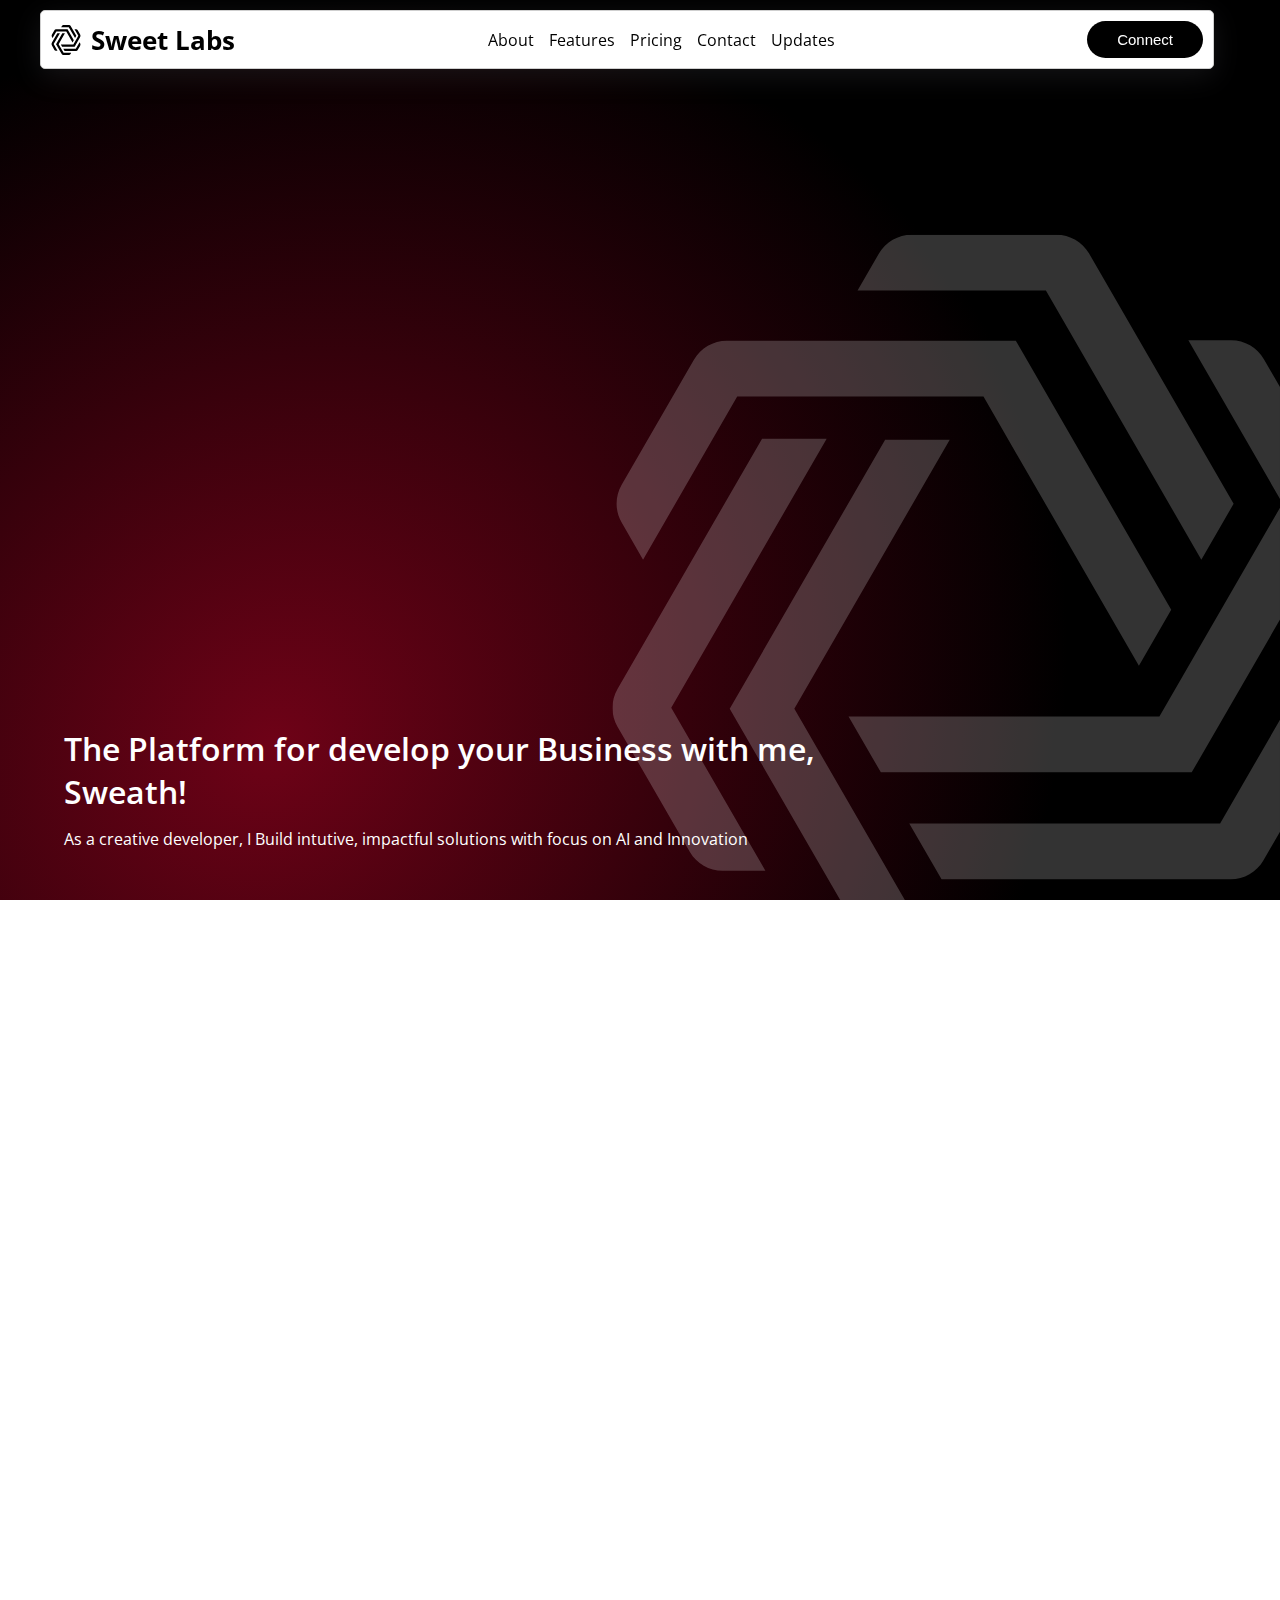
<file: Design/Index.html>
<!DOCTYPE html>
<html lang="en">
  <head>
    <meta charset="UTF-8" />
    <meta name="viewport" content="width=device-width, initial-scale=1.0" />
    <title>Project Black</title>
    <link rel="stylesheet" href="./style.css" />
  </head>

  <body style="background-color: black">

    <nav
      style="
        display: flex;
        align-items: center;
        justify-content: space-between;
        margin: 10px 40px;
        padding: 10px;
        background-color: white;
        border-radius: 5px;
        position: fixed;
        width: 90%;
      "
    >
      <div
        class="stack-h"
        style="display: flex; align-items: center; gap: 10px"
      >
        <img src="./Resources/logo.svg" style="height: 30px; width: 30px" />
        <h3 style="/* padding: 0px; */ margin: 0px; font-size: 26px">
          Sweet Labs
        </h3>
      </div>

      <div class="stack-h" style="display: flex; gap: 15px">
        <a href="#">About</a>
        <a href="#">Features</a>
        <a href="#">Pricing</a>
        <a href="#">Contact</a>
        <a href="#">Updates</a>
      </div>

      <button
        style="
          border: none;
          background-color: black;
          padding: 10px 30px;
          border-radius: 30px;
        "
      >
        <span style="color: white; font-size: 15px">Connect</span>
      </button>
    </nav>

    <section
      style="
        background: url('./Resources/bgOne.svg');
        height: 100vh;
        background-size: cover;
      "
    >
      <div
        style="
          display: flex;
          align-items: start;
          flex-direction: column;
          position: absolute;
          bottom: 50px;
          width: 60%;
          gap: 15px;
        "
      >
        <p style="color: white;margin: 0px;font-size: 2rem;font-weight: 600;">
          The Platform for develop your Business with me, Sweath!
        </p>
        <p style="color: white; margin: 0px; font-size: 1rem;">
          As a creative developer, I Build intutive, impactful solutions with
          focus on AI and Innovation
        </p>
      </div>
    </section>

    <section style="height: 100vh; background-color: white">

    </section>

  </body>
</html>
</file>
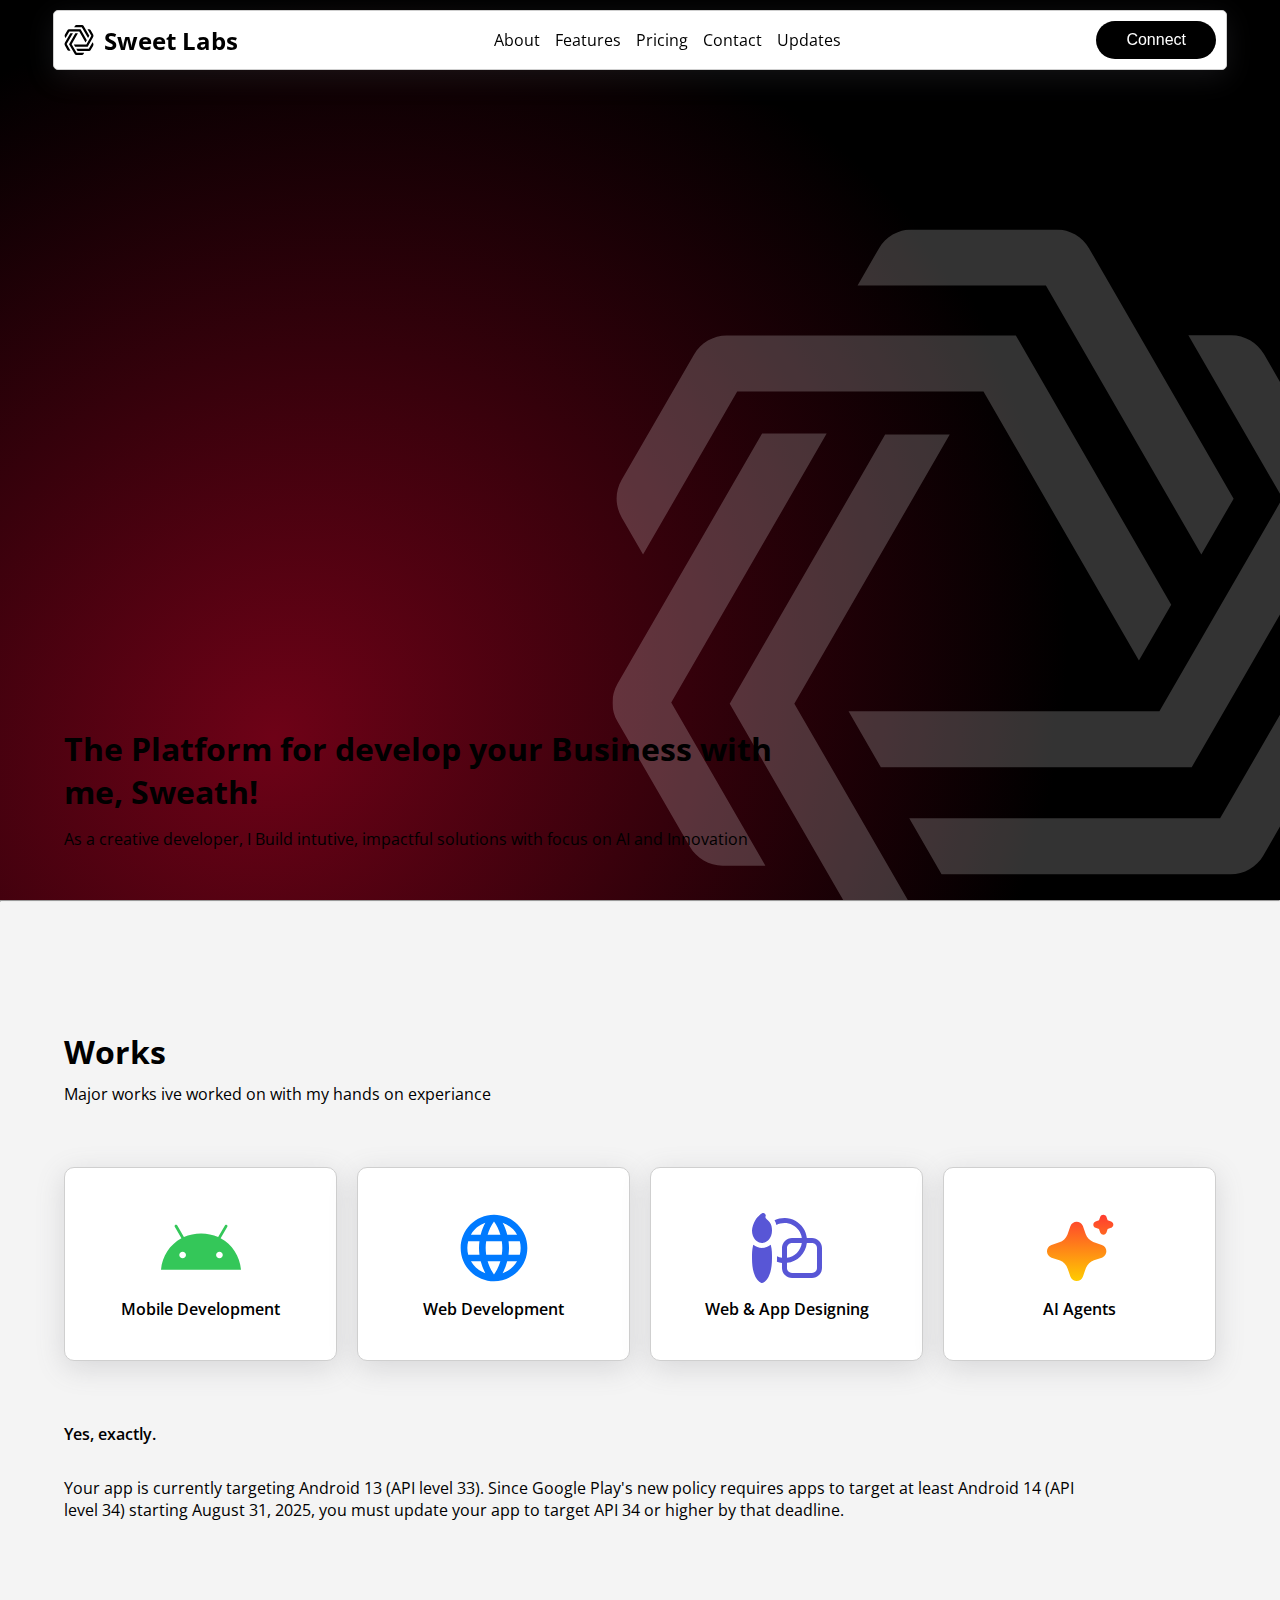
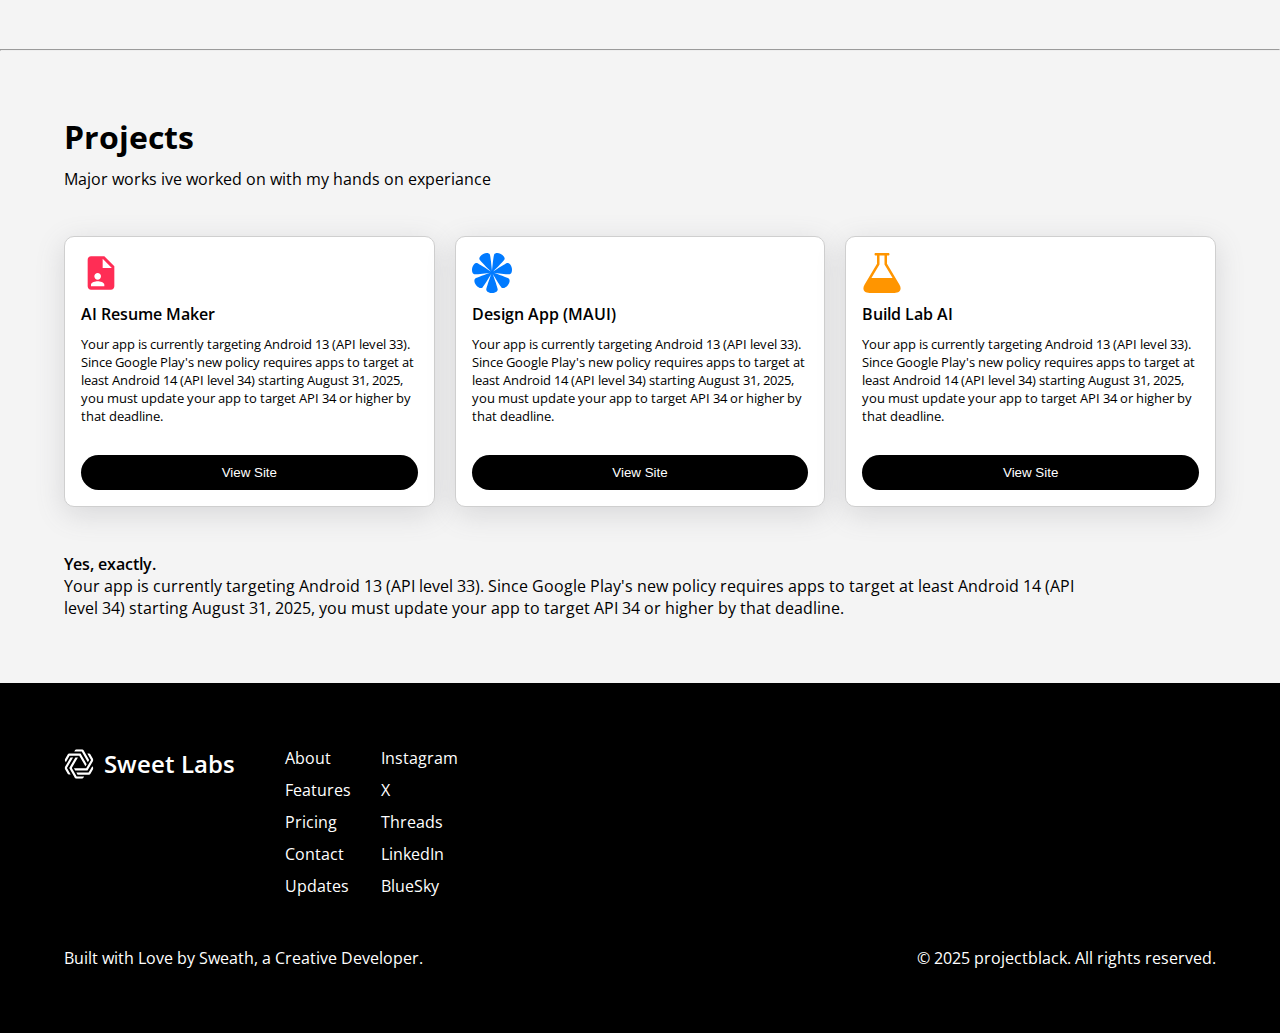
<file: Design/index.html>
<!DOCTYPE html>
<html lang="en">
  <head>
    <meta charset="UTF-8" />
    <meta name="theme-color" content="#000000">
    <meta name="viewport" content="width=device-width, initial-scale=1.0" />
    <title>Project Black</title>
    <link rel="icon" href="Resources/logoTab.ico" type="image/x-icon">
    <link rel="stylesheet" href="./style.css" />
  </head>

  <body style="background-color: #f4f4f4">
    <nav
      style="
        display: flex;
        align-items: center;
        flex-wrap: wrap;
        justify-content: space-between;
        padding: 10px;
        background-color: white;
        border-radius: 5px;
        position: fixed;
        width: 90%;
        top: 10px;
        inset-inline: 0;
        margin-inline: auto;
      "
    >
      <div
        class="stack-h"
        style="display: flex; align-items: center; gap: 10px"
      >
        <img src="./Resources/logo.svg" style="height: 30px; width: 30px" />
        <h3 style="/* padding: 0px; */ margin: 0px; font-size: 1.5rem">
          Sweet Labs
        </h3>
      </div>

      <div id="navItems" class="stack-h" style="display: flex; gap: 15px">
        <a href="#">About</a>
        <a href="#">Features</a>
        <a href="#">Pricing</a>
        <a href="#">Contact</a>
        <a href="#">Updates</a>
      </div>

      <button
        class="NavButton"
        style="
          border: none;
          background-color: black;
          padding: 10px 30px;
          border-radius: 30px;
        "
        onclick="menuOpen()"
      >
        <span style="color: white; font-size: 1rem; font-weight: 500"
          >Connect</span
        >
        <img style="display: none" src="./Resources/menu.svg" alt="" />
      </button>

      <div
        id="mobileNav"
        class="open"
        style="display: block; width: 100%;"
      >
        <div
          class="stack-h"
          style="
            display: flex;
            flex-direction: column;
            gap: 15px;
            align-items: center;
            margin: 20px auto
          "
        >
          <a href="#">About</a>
          <a href="#">Features</a>
          <a href="#">Pricing</a>
          <a href="#">Contact</a>
          <a href="#">Updates</a>
        </div>
      </div>
    </nav>

    <section id="overlay"></section>

    <section
      style="
        background: url('./Resources/bgOne.svg');
        height: 100vh;
        background-size: cover;
        background-position: right;
      "
    >
      <div
        id="heroDiv"
        style="
          display: flex;
          align-items: start;
          flex-direction: column;
          position: absolute;
          bottom: 50px;
          width: 60%;
          gap: 15px;
        "
      >
        <p style="color: black; margin: 0px; font-size: 2rem; font-weight: 700">
          The Platform for develop your Business with me, Sweath!
        </p>
        <p style="color: black; margin: 0px; font-size: 1rem">
          As a creative developer, I Build intutive, impactful solutions with
          focus on AI and Innovation
        </p>
      </div>
    </section>
<hr>
    <section
      style="
        height: fit-content;
        padding-top: 10%;
        padding-bottom: 10%;
        background-color: #f4f4f4;
        display: flex;
        flex-direction: column;
        align-items: start;
        justify-content: center;
        width: 90%;
        gap: 2rem;
      "
    >
      <div
        style="
          display: flex;
          flex-direction: column;
          align-items: start;
          justify-content: center;
          width: 100%;
          gap: 10px;
        "
      >
        <p style="font-size: 2rem; font-weight: 700">Works</p>
        <p style="font-size: 1rem">
          Major works ive worked on with my hands on experiance
        </p>
      </div>
      <div
        style="
          margin: 30px 0;
          display: grid;
          width: 100%;
          grid-template-columns: repeat(auto-fit, minmax(150px, 1fr));
          gap: 20px;
        "
      >
        <div
          class="shadow"
          style="
            display: flex;
            flex-direction: column;
            align-items: center;
            gap: 10px;
            background-color: #ffffff;
            padding: 40px;
            border-radius: 10px;
          "
        >
          <img
            src="./Resources/android.svg"
            alt=""
            style="width: 50%; max-width: 80px; height: auto"
          />
          <p style="font-size: 1rem; text-align: center; font-weight: 600">
            Mobile Development
          </p>
        </div>
        <div
          class="shadow"
          style="
            display: flex;
            flex-direction: column;
            align-items: center;
            gap: 10px;
            background-color: #ffffff;
            padding: 40px;
            border-radius: 10px;
          "
        >
          <img
            src="./Resources/website.svg"
            alt=""
            style="width: 50%; max-width: 80px; height: auto"
          />
          <p style="font-size: 1rem; text-align: center; font-weight: 600">
            Web Development
          </p>
        </div>
        <div
          class="shadow"
          style="
            display: flex;
            flex-direction: column;
            align-items: center;
            gap: 10px;
            background-color: #ffffff;
            padding: 40px;
            border-radius: 10px;
          "
        >
          <img
            src="./Resources/design.svg"
            alt=""
            style="width: 50%; max-width: 80px; height: auto"
          />
          <p style="font-size: 1rem; text-align: center; font-weight: 600">
            Web &amp; App Designing
          </p>
        </div>
        <div
          class="shadow"
          style="
            display: flex;
            flex-direction: column;
            align-items: center;
            gap: 10px;
            background-color: #ffffff;
            padding: 40px;
            border-radius: 10px;
          "
        >
          <img
            src="./Resources/ai.svg"
            alt=""
            style="width: 50%; max-width: 80px; height: auto"
          />
          <p style="font-size: 1rem; text-align: center; font-weight: 600">
            AI Agents
          </p>
        </div>
      </div>
      <p style="font-size: 1rem; font-weight: 600">Yes, exactly.</p>
      <p style="font-size: 1rem; width: 90%">
        Your app is currently targeting Android 13 (API level 33). Since Google
        Play's new policy requires apps to target at least Android 14 (API level
        34) starting August 31, 2025, you must update your app to target API 34
        or higher by that deadline.
      </p>
    </section>

<hr>

    <section
      style="
        height: fit-content;
        padding-top: 5%;
        padding-bottom: 5%;
        background-color: #f4f4f4;
        display: flex;
        flex-direction: column;
        align-items: start;
        justify-content: center;
        width: 90%;
        gap: 1rem;
      "
    >
      <div
        style="
          display: flex;
          flex-direction: column;
          align-items: start;
          justify-content: center;
          width: 100%;
          gap: 10px;
        "
      >
        <p style="font-size: 2rem; font-weight: 700">Projects</p>
        <p style="font-size: 1rem">
          Major works ive worked on with my hands on experiance
        </p>
      </div>
      <div
      class="projects-grid"
        style="
          margin: 30px 0;
          display: grid;
          width: 100%;
          grid-template-columns: repeat(auto-fit, minmax(350px, 1fr));
          gap: 20px;
        "
      >
        <div
          class="shadow"
          style="
            display: flex;
            flex-direction: column;
            align-items: start;
            gap: 10px;
            background-color: #ffffff;
            padding: 1rem;
            border-radius: 10px;
          "
        >
          <img
            src="./Resources/resumePrj.svg"
            alt=""
            style="width: 50%; max-width: 40px; height: auto"
          />
          <p style="font-size: 1rem; text-align: left; font-weight: 600">
            AI Resume Maker
          </p>
          <p style="font-size: 0.8rem">
            Your app is currently targeting Android 13 (API level 33). Since
            Google Play's new policy requires apps to target at least Android 14
            (API level 34) starting August 31, 2025, you must update your app to
            target API 34 or higher by that deadline.
          </p>
          <button
            style="
              background-color: black;
              border: none;
              border-radius: 30px;
              color: white;
              width: 100%;
              text-align: center;
              padding: 10px;
              margin-top: 20px;
            "
          >
            View Site
          </button>
        </div>
        <div
          class="shadow"
          style="
            display: flex;
            flex-direction: column;
            align-items: start;
            gap: 10px;
            background-color: #ffffff;
            padding: 1rem;
            border-radius: 10px;
          "
        >
          <img
            src="./Resources/designPrj.svg"
            alt=""
            style="width: 50%; max-width: 40px; height: auto"
          />
          <p style="font-size: 1rem; text-align: left; font-weight: 600">
            Design App (MAUI)
          </p>
          <p style="font-size: 0.8rem">
            Your app is currently targeting Android 13 (API level 33). Since
            Google Play's new policy requires apps to target at least Android 14
            (API level 34) starting August 31, 2025, you must update your app to
            target API 34 or higher by that deadline.
          </p>
          <button
            style="
              background-color: black;
              border: none;
              border-radius: 30px;
              color: white;
              width: 100%;
              text-align: center;
              padding: 10px;
              margin-top: 20px;
            "
          >
            View Site
          </button>
        </div>
        <div
          class="shadow"
          style="
            display: flex;
            flex-direction: column;
            align-items: start;
            gap: 10px;
            background-color: #ffffff;
            padding: 1rem;
            border-radius: 10px;
          "
        >
          <img
            src="./Resources/buildlabPrj.svg"
            alt=""
            style="width: 50%; max-width: 40px; height: auto"
          />
          <p style="font-size: 1rem; text-align: left; font-weight: 600">
            Build Lab AI
          </p>
          <p style="font-size: 0.8rem">
            Your app is currently targeting Android 13 (API level 33). Since
            Google Play's new policy requires apps to target at least Android 14
            (API level 34) starting August 31, 2025, you must update your app to
            target API 34 or higher by that deadline.
          </p>
          <button
            style="
              background-color: black;
              border: none;
              border-radius: 30px;
              color: white;
              width: 100%;
              text-align: center;
              padding: 10px;
              margin-top: 20px;
            "
          >
            View Site
          </button>
        </div>
      </div>
      <div>
        <p style="font-size: 1rem; font-weight: 600">Yes, exactly.</p>
        <p style="font-size: 1rem; width: 90%">
          Your app is currently targeting Android 13 (API level 33). Since
          Google Play's new policy requires apps to target at least Android 14
          (API level 34) starting August 31, 2025, you must update your app to
          target API 34 or higher by that deadline.
        </p>
      </div>
    </section>

    <footer style="background-color: black; padding: 5% 5%">
      <div style="display: flex; flex-direction: column; gap: 50px">
        <div
          class="footerResp"
          style="display: flex; align-items: start; gap: 50px"
        >
          <div style="display: flex; gap: 10px; align-items: center">
            <img
              src="./Resources/logoWhite.svg"
              style="color: white; height: 30px; width: 30px"
            />
            <h3
              style="
                color: white;
                margin: 0px;
                font-size: 1.5rem;
                font-weight: 600;
              "
            >
              Sweet Labs
            </h3>
          </div>
          <div style="display: flex; gap: 30px">
            <div style="display: flex; flex-direction: column; gap: 10px">
              <a href="#">About</a>
              <a href="#">Features</a>
              <a href="#">Pricing</a>
              <a href="#">Contact</a>
              <a href="#">Updates</a>
            </div>
            <div style="display: flex; flex-direction: column; gap: 10px">
              <a href="#">Instagram</a>
              <a href="#">X</a>
              <a href="#">Threads</a>
              <a href="#">LinkedIn</a>
              <a href="#">BlueSky</a>
            </div>
          </div>
        </div>
        <div
          class="footerResp"
          style="
            display: flex;
            align-items: center;
            justify-content: space-between;
          "
        >
          <p style="font-size: 1rem; color: white">
            Built with Love by Sweath, a Creative Developer.
          </p>
          <p style="font-size: 1rem; color: white">
            © 2025 projectblack. All rights reserved.
          </p>
        </div>
      </div>
    </footer>

    <script>
      document.addEventListener("click", function (event) {
        const nav = document.querySelector("nav");
        const menu = document.getElementById("mobileNav");
        const overlay = document.getElementById("overlay");
        const isMenuOpen = menu.style.visibility === "visible";
        if (!nav.contains(event.target) && isMenuOpen) {
          menu.style.visibility = "hidden";
          menuid.style.maxHeight = "0";
          menuid.style.height = "0";
          overlay.style.visibility = "hidden";
        }
      });

      function menuOpen() {
        var menuid = document.getElementById("mobileNav"); // No #
        if (menuid.style.visibility === "visible") {
          menuid.style.visibility = "hidden";
          menuid.style.maxHeight = "0";
          menuid.style.height = "0";
          overlay.style.visibility = "hidden";
        } else {
          menuid.style.visibility = "visible";
          menuid.style.height = "auto";
          menuid.style.maxHeight = "500px";
          overlay.style.visibility = "visible";
        }
      }
    </script>
  </body>
</html>
</file>
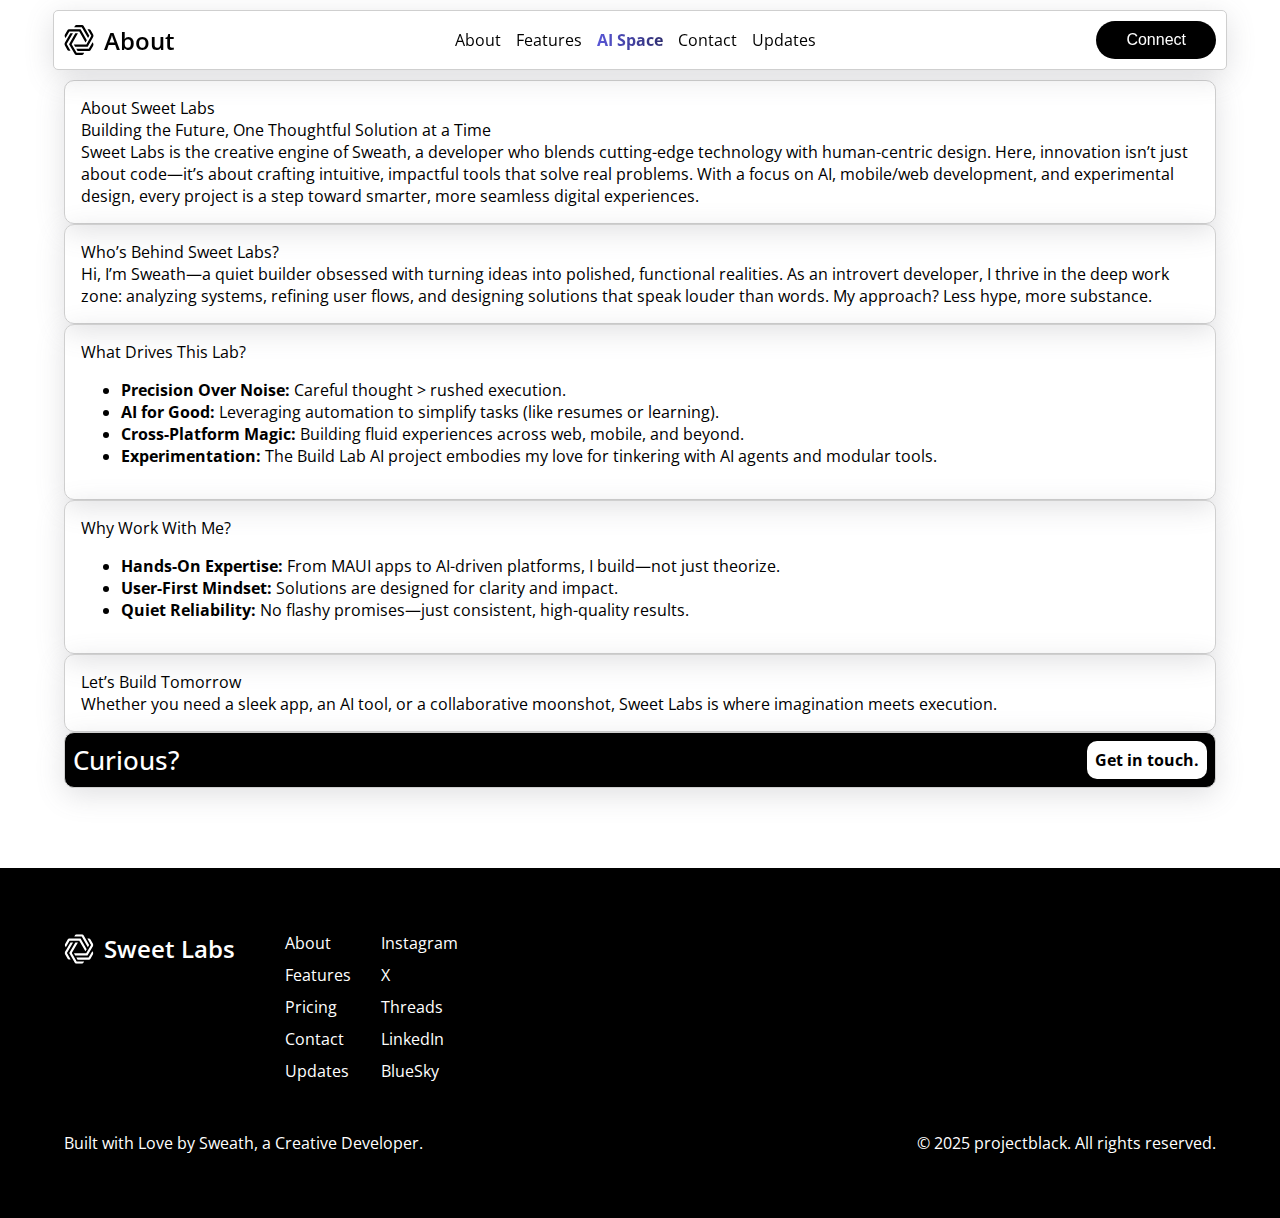
<file: Design/about.html>
<!DOCTYPE html>
<html lang="en">
  <head>
    <meta charset="UTF-8" />
    <meta name="viewport" content="width=device-width, initial-scale=1.0" />
    <title>About</title>
    <link rel="stylesheet" href="./style.css" />
    <link rel="icon" href="Resources/logoTab.ico" type="image/x-icon" />
  </head>
  <body>
    <nav
      style="
        display: flex;
        align-items: center;
        flex-wrap: wrap;
        justify-content: space-between;
        padding: 10px;
        background-color: white;
        border-radius: 5px;
        position: fixed;
        width: 90%;
        top: 10px;
        inset-inline: 0;
        margin-inline: auto;
      "
    >
      <div
        class="stack-h"
        style="display: flex; align-items: center; gap: 10px"
      >
        <img src="./Resources/logo.svg" style="height: 30px; width: 30px" />
        <a
          style="margin: 0px; font-size: 1.5rem; font-weight: 600"
          href="./index.html"
        >
          About
        </a>
      </div>

      <div id="navItems" class="stack-h" style="display: flex; gap: 15px">
        <a href="./about.html">About</a>
        <a href="#">Features</a>
        <a
          id="aiToggleBtn"
          style="
            background: linear-gradient(90deg, #5856d6, #2e2d70);
            -webkit-background-clip: text;
            -webkit-text-fill-color: transparent;
            font-weight: 700;
          "
          href="#"
          >AI Space</a
        >
        <a href="#">Contact</a>
        <a href="#">Updates</a>
      </div>

      <button
        class="NavButton"
        style="
          border: none;
          background-color: black;
          padding: 10px 30px;
          border-radius: 30px;
        "
        onclick="menuOpen()"
      >
        <span style="color: white; font-size: 1rem; font-weight: 500"
          >Connect</span
        >
        <img style="display: none" src="./Resources/menu.svg" alt="" />
      </button>

      <div id="mobileNav" class="mobileNav" style="display: block; width: 100%">
        <div
          class="stack-h"
          style="
            display: flex;
            flex-direction: column;
            gap: 15px;
            align-items: center;
          "
        >
          <a style="margin-top: 20px" href="./about.html">About</a>
          <a href="#">Features</a>
          <a
            id="aiToggleBtnmob"
            style="
              background: linear-gradient(90deg, #5856d6, #2e2d70);
              -webkit-background-clip: text;
              -webkit-text-fill-color: transparent;
              font-weight: 700;
            "
            href="#"
            >AI Space</a
          >
          <a href="#">Contact</a>
          <a style="margin-bottom: 20px" href="#">Updates</a>
        </div>
      </div>
    </nav>

    <section id="overlay"></section>

    <section
      id="aiSpace"
      class="ai-hidden"
      style="
        position: fixed;
        top: 0%;
        height: 100%;
        width: 90%;
        z-index: 9999;
        background-color: white;
        display: none;
      "
    >
      <div
        style="
          display: flex;
          align-items: center;
          justify-content: space-between;
          margin: 1rem 0rem;
        "
      >
        <div style="display: flex; align-items: center; gap: 1rem">
          <img src="./Resources/logo.svg" alt="" style="height: 30px" />
          <p style="font-size: 1.5rem; font-weight: 700; margin: 0">AI Space</p>
          <img src="./Resources/preview.svg" height="20px" alt="" />
        </div>
        <div id="aiCloseBtn">
          <img src="./Resources/close.svg" alt="" style="height: 30px" />
        </div>
      </div>
      <div
        style="
          max-height: 100%;
          overflow-y: auto;
          scrollbar-width: none;
          -ms-overflow-style: none;
        "
      >
        <p id="aiHeading" style="font-size: 2rem; font-weight: 600">
          Hello, How Are You!
        </p>
        <p id="aiSubheading" style="font-size: 1rem; color: #515151">
          Waiting For Prompt..
        </p>
        <hr style="margin: 1rem 0rem" />
        <p id="aiResponse" style="width: 60%"></p>
        <div style="height: 50vh"></div>
      </div>
      <div
        style="
          position: fixed;
          width: 100%;
          bottom: 0px;
          left: 50%;
          transform: translateX(-50%);
          display: flex;
          align-items: center;
          justify-content: center;
          padding: 1rem;
          padding-top: 3rem;
          background: linear-gradient(
            to top,
            rgba(255, 255, 255, 1) 0%,
            rgba(255, 255, 255, 0.8) 69%,
            rgba(255, 255, 255, 0) 100%
          );
        "
      >
        <div
          style="
            border: 1px solid black;
            padding: 0.5rem;
            width: 80%;
            border-radius: 9px;
            display: flex;
            gap: 1rem;
            align-items: center;
            box-shadow: rgba(100, 100, 111, 0.2) 0px 7px 29px 0px;
            border: 1px #cfcfcf solid;
            background-color: #ffffff;
          "
        >
          <div
            id="inputbox"
            style="display: flex; width: 100%; gap: 1rem; align-items: center"
          >
            <textarea
              name="prompt"
              id="prompt"
              maxlength="250"
              placeholder="Type Something.."
              style="
                height: 3rem;
                border: none;
                resize: none;
                flex: 1;
                font-size: 1rem;
                font-family: sans-serif;
              "
            ></textarea>
            <button
              id="sendBtn"
              style="
                background-color: black;
                border: none;
                border-radius: 30px;
                font-size: 1rem;
                color: white;
                font-weight: 400;
                padding: 0.5rem 1rem;
              "
              onclick="sendToAI()"
            >
              send
            </button>
          </div>
          <div id="generating" style="display: none">
            <p
              class="gradient-animated-text"
              style="font-size: 1rem; font-weight: 600; padding: 0.5rem"
            >
              Generating...
            </p>
          </div>
        </div>
      </div>
    </section>

    <section style="height: fit-content">
      <div style="margin: 5rem 0;">
        <div class="descArea shadow" style="border-radius: 10px; padding: 1rem;">
          <p class="head1">About Sweet Labs</p>
          <p class="desc">Building the Future, One Thoughtful Solution at a Time</p>
          <p class="desc">
            Sweet Labs is the creative engine of Sweath, a developer who blends
            cutting-edge technology with human-centric design. Here, innovation
            isn’t just about code—it’s about crafting intuitive, impactful tools
            that solve real problems. With a focus on AI, mobile/web
            development, and experimental design, every project is a step toward
            smarter, more seamless digital experiences.
          </p>
        </div>
        <div class="descArea shadow" style="border-radius: 10px; padding: 1rem;">
          <p class="head1">Who’s Behind Sweet Labs?</p>
          <p class="desc">Hi, I’m Sweath—a quiet builder obsessed with turning ideas into polished, functional realities. As an introvert developer, I thrive in the deep work zone: analyzing systems, refining user flows, and designing solutions that speak louder than words. My approach? Less hype, more substance.</p>
        </div>
        <div class="descArea shadow" style="border-radius: 10px; padding: 1rem;">
            <p class="head1">What Drives This Lab?</p>
            <ul class="desc">
                <li><strong>Precision Over Noise:</strong> Careful thought &gt; rushed execution.</li>
                <li><strong>AI for Good:</strong> Leveraging automation to simplify tasks (like resumes or learning).</li>
                <li><strong>Cross-Platform Magic:</strong> Building fluid experiences across web, mobile, and beyond.</li>
                <li><strong>Experimentation:</strong> The Build Lab AI project embodies my love for tinkering with AI agents and modular tools.</li>
            </ul>
        </div>
        <div class="descArea shadow" style="border-radius: 10px; padding: 1rem;">
            <p class="head1">Why Work With Me?</p>
            <ul class="desc">
                <li><strong>Hands-On Expertise:</strong> From MAUI apps to AI-driven platforms, I build—not just theorize.</li>
                <li><strong>User-First Mindset:</strong> Solutions are designed for clarity and impact.</li>
                <li><strong>Quiet Reliability:</strong> No flashy promises—just consistent, high-quality results.</li>
            </ul>
        </div>
        <div class="descArea shadow" style="border-radius: 10px; padding: 1rem;">
            <p class="head1">Let’s Build Tomorrow</p>
            <p class="desc">Whether you need a sleek app, an AI tool, or a collaborative moonshot, Sweet Labs is where imagination meets execution.</p>
        </div>
        <div class="descArea shadow" style="border-radius: 10px; padding: 0.5rem;background-color: black;color: white;display: flex;align-items: center;justify-content: space-between;">
            <p style="font-size: 1.6rem; font-weight: 500;">Curious? </p><span style="
    background-color: white;
    padding: 0.5rem;
    border-radius: 10px;
    color: black;
    font-size: 1rem;
    font-weight: 700;
"> Get in touch. </span>
        </div>
      </div>
    </section>

    <footer style="background-color: black; padding: 5% 5%">
      <div style="display: flex; flex-direction: column; gap: 50px">
        <div
          class="footerResp"
          style="display: flex; align-items: start; gap: 50px"
        >
          <div style="display: flex; gap: 10px; align-items: center">
            <img
              src="./Resources/logoWhite.svg"
              style="color: white; height: 30px; width: 30px"
            />
            <h3
              style="
                color: white;
                margin: 0px;
                font-size: 1.5rem;
                font-weight: 600;
              "
            >
              Sweet Labs
            </h3>
          </div>
          <div style="display: flex; gap: 30px">
            <div style="display: flex; flex-direction: column; gap: 10px">
              <a href="./about.html">About</a>
              <a href="#">Features</a>
              <a href="#">Pricing</a>
              <a href="#">Contact</a>
              <a href="#">Updates</a>
            </div>
            <div style="display: flex; flex-direction: column; gap: 10px">
              <a href="#">Instagram</a>
              <a href="#">X</a>
              <a href="#">Threads</a>
              <a href="#">LinkedIn</a>
              <a href="#">BlueSky</a>
            </div>
          </div>
        </div>
        <div
          class="footerResp"
          style="
            display: flex;
            align-items: center;
            justify-content: space-between;
          "
        >
          <p style="font-size: 1rem; color: white">
            Built with Love by Sweath, a Creative Developer.
          </p>
          <p style="font-size: 1rem; color: white">
            © 2025 projectblack. All rights reserved.
          </p>
        </div>
      </div>
    </footer>

    <script src="./script.js"></script>
  </body>
</html>
</file>
<file: Design/style.css>
@import url("https://fonts.googleapis.com/css2?family=Open+Sans:ital,wght@0,300..800;1,300..800&display=swap");

a {
  text-decoration: none;
  font-size: 1rem;
  font-weight: 400;
  color: black;
}

footer > div > div > div > div > a {
  color: white;
}

h1,
h2,
h3,
h4,
h5,
h6,
p,
hr {
  margin: 0px;
}

body {
  margin: 0;
  font-family: "Open Sans", sans-serif;
}

nav {
  margin: 0 auto;
  z-index: 9999;
  box-shadow: rgba(100, 100, 111, 0.2) 0px 7px 29px 0px;
  border: 1px #cfcfcf solid;
}

#overlay{
    display: block;
    position: fixed;
    top: 0;
    height: 100vh;
    width: 100vw;
    opacity: 0.5;
    padding: 0;
    margin: 0;
    background-color: black;
    backdrop-filter: blur(2px);
    z-index: 9998;
    transition: opacity 0.3s ease;
    visibility: hidden;
}

#mobileNav {
  height: 0;
  visibility: hidden;
}

.shadow {
  box-shadow: rgba(100, 100, 111, 0.2) 0px 7px 29px 0px;
  border: 1px #cfcfcf solid;
}

section {
  padding: 0 5%;
}

footer {
  padding: 0 5%;
}

@media (max-width: 768px) {
  nav {
    width: 95%;
  }

  #navItems {
    display: none !important;
  }

  button > span {
    display: none !important;
  }

  button > img {
    display: block !important;
  }

  .NavButton {
    background-color: white !important;
    padding: 10px !important;
  }

  #heroDiv {
    width: 80% !important;
  }

  .projects-grid {
    grid-template-columns: 1fr !important;
  }

  .footerResp {
    display: flex;
    flex-direction: column;
    gap: 20px;
  }

  #mobileNav {
    height: 0;
    overflow: hidden !important;
    transition: max-height 1s ease !important;
  }
}
</file>
